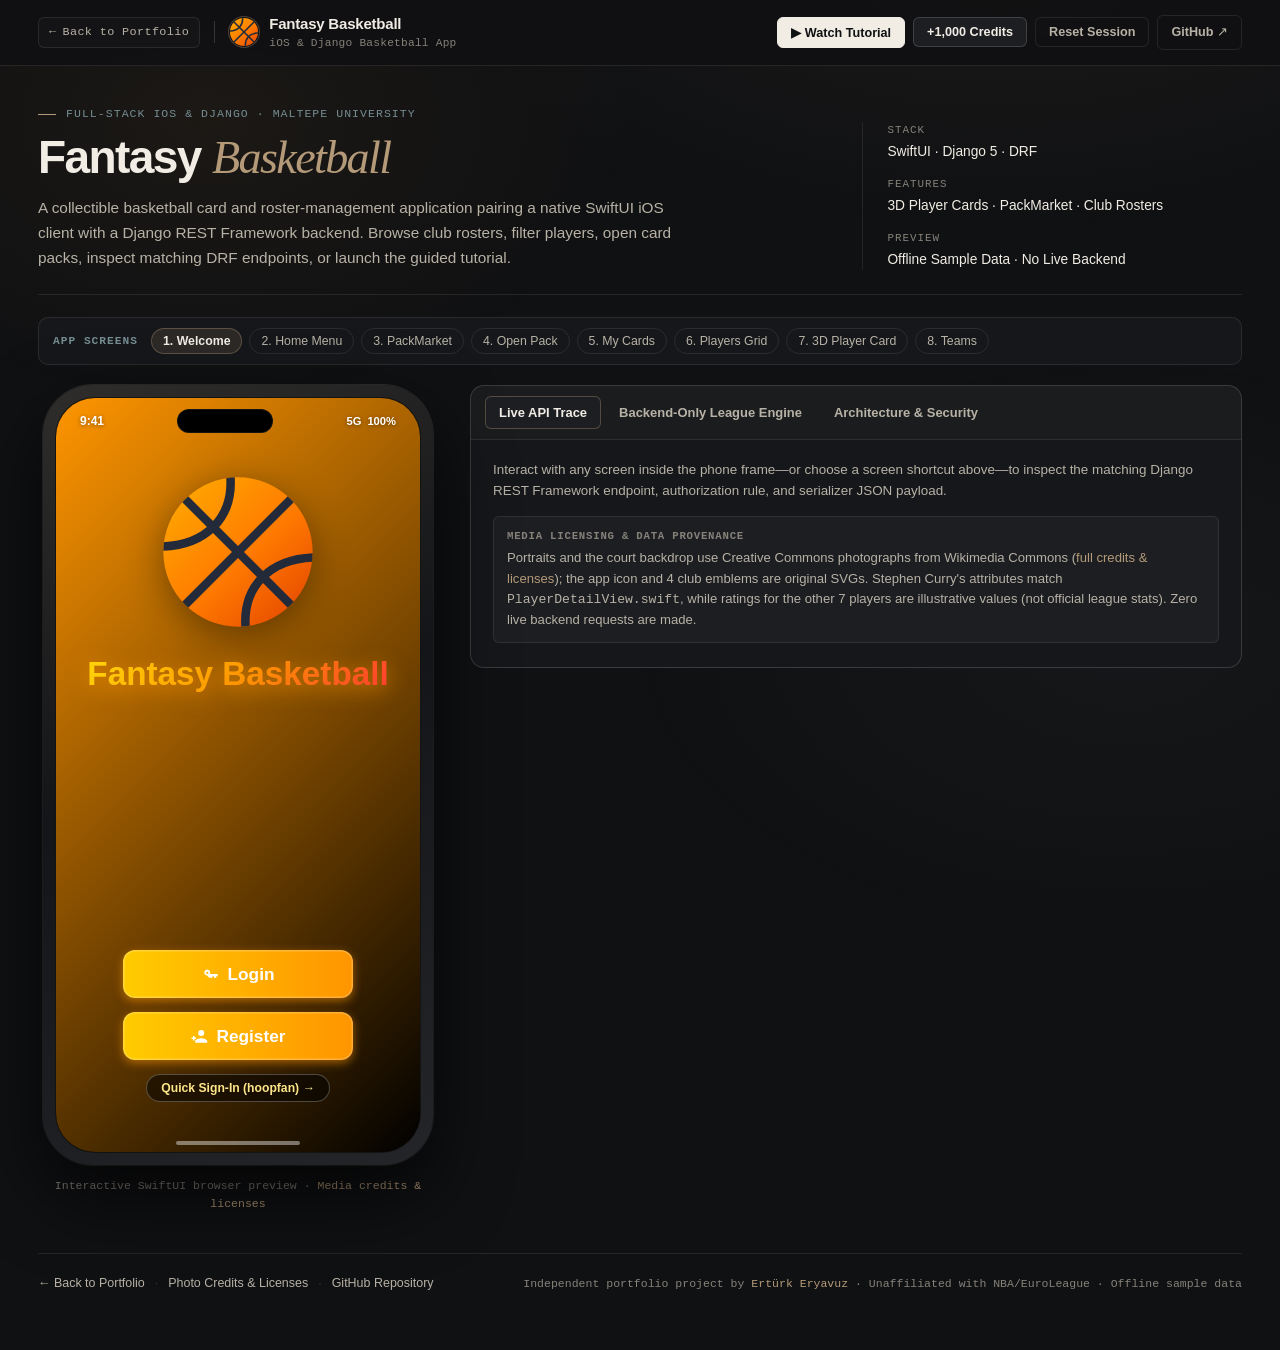
<file: docs/index.html>
<!DOCTYPE html>
<html lang="en">
<head>
  <meta charset="UTF-8" />
  <meta name="viewport" content="width=device-width, initial-scale=1.0" />
  <title>Fantasy Basketball — SwiftUI iOS &amp; Django REST Application</title>
  <meta name="description" content="Fantasy Basketball is a SwiftUI iOS and Django REST Framework collectible basketball card and roster-management application featuring 3D player cards, PackMarket openings, and an API inspector." />
  <meta name="theme-color" content="#101113" />
  <link rel="stylesheet" href="styles.css" />
</head>
<body>
  <header class="topbar">
    <div class="topbar-inner">
      <div class="topbar-left">
        <a class="portfolio-back" href="https://erturkeryavuz.netlify.app/" target="_blank" rel="noopener noreferrer">
          <span aria-hidden="true">←</span>
          <span>Back to Portfolio</span>
        </a>
        <span class="topbar-divider" aria-hidden="true"></span>
        <div class="brand">
          <img src="assets/basketball-logo.svg" width="30" height="30" alt="" aria-hidden="true" class="brand-emblem" />
          <div>
            <div class="brand-title">Fantasy Basketball</div>
            <div class="brand-sub">iOS &amp; Django Basketball App</div>
          </div>
        </div>
      </div>

      <div class="topbar-actions">
        <button id="btnWatchTutorial" class="btn btn-tutorial" type="button" aria-controls="tutorialDock" aria-expanded="false">
          ▶ Watch Tutorial
        </button>
        <button id="btnAddCredits" class="btn" type="button" title="Add 1,000 preview credits to test all pack tiers">
          +1,000 Credits
        </button>
        <button id="btnResetDemo" class="btn btn-ghost" type="button">
          Reset Session
        </button>
        <a class="btn btn-ghost" href="https://github.com/erturkeryavuz/fantasy-basketball-demo" target="_blank" rel="noopener noreferrer">
          GitHub ↗
        </a>
      </div>
    </div>
  </header>

  <main class="page">
    <section class="hero-strip" aria-labelledby="heroHeading">
      <div class="hero-grid">
        <div class="hero-copy">
          <p class="hero-kicker">Full-Stack iOS &amp; Django · Maltepe University</p>
          <h1 id="heroHeading" class="hero-title">Fantasy <em>Basketball</em></h1>
          <p class="hero-desc">
            A collectible basketball card and roster-management application pairing a native SwiftUI iOS client with a Django REST Framework backend. Browse club rosters, filter players, open card packs, inspect matching DRF endpoints, or launch the guided tutorial.
          </p>
        </div>

        <aside class="hero-meta" aria-label="Project summary">
          <div class="hero-meta-item">
            <span class="hero-meta-label">Stack</span>
            <span class="hero-meta-value">SwiftUI · Django 5 · DRF</span>
          </div>
          <div class="hero-meta-item">
            <span class="hero-meta-label">Features</span>
            <span class="hero-meta-value">3D Player Cards · PackMarket · Club Rosters</span>
          </div>
          <div class="hero-meta-item">
            <span class="hero-meta-label">Preview</span>
            <span class="hero-meta-value">Offline Sample Data · No Live Backend</span>
          </div>
        </aside>
      </div>
    </section>

    <nav class="tour-bar" aria-label="App screen shortcuts">
      <span class="tour-label">App Screens</span>
      <button class="tour-pill active" type="button" data-tour="welcome">1. Welcome</button>
      <button class="tour-pill" type="button" data-tour="home">2. Home Menu</button>
      <button class="tour-pill" type="button" data-tour="market">3. PackMarket</button>
      <button class="tour-pill" type="button" data-tour="pack-diamond">4. Open Pack</button>
      <button class="tour-pill" type="button" data-tour="my-cards">5. My Cards</button>
      <button class="tour-pill" type="button" data-tour="players">6. Players Grid</button>
      <button class="tour-pill" type="button" data-tour="player-card">7. 3D Player Card</button>
      <button class="tour-pill" type="button" data-tour="teams">8. Teams</button>
    </nav>

    <section id="tutorialDock" class="tutorial-dock" aria-label="Guided tutorial controls" hidden>
      <div class="tutorial-dock-top">
        <div class="tutorial-meta">
          <span id="tutorialStepBadge" class="tutorial-step-badge">Stage 1 / 10</span>
          <span id="tutorialStateBadge" class="tutorial-state-badge">Playing</span>
          <h2 id="tutorialStageTitle" class="tutorial-stage-title">Welcome</h2>
        </div>
        <div class="tutorial-controls" role="group" aria-label="Tutorial playback controls">
          <button id="btnTutPrev" class="btn btn-ghost tutorial-btn" type="button">← Previous</button>
          <button id="btnTutPlayPause" class="btn btn-tutorial tutorial-btn" type="button" aria-pressed="true">Pause</button>
          <button id="btnTutNext" class="btn btn-ghost tutorial-btn" type="button">Next →</button>
          <button id="btnTutRestart" class="btn btn-ghost tutorial-btn" type="button">Restart</button>
          <button id="btnTutExit" class="btn tutorial-btn" type="button">Exit / Explore Manually</button>
        </div>
      </div>
      <div class="tutorial-progress-track" role="progressbar" id="tutorialProgress" aria-label="Tutorial progress" aria-valuemin="1" aria-valuemax="10" aria-valuenow="1">
        <div id="tutorialProgressFill" class="tutorial-progress-fill" style="width: 10%;"></div>
      </div>
      <p id="tutorialNarration" class="tutorial-narration" aria-live="polite"></p>
    </section>

    <div class="workspace-grid">
      <!-- Left: Faithful iOS SwiftUI Phone Frame (pure NavigationStack, no invented bottom tab bar) -->
      <section class="phone-stage" aria-label="Interactive iOS SwiftUI application presentation">
        <div class="phone-scale-box">
          <div class="phone-bezel">
            <div class="phone-screen">
              <div id="iosStatusbar" class="ios-statusbar" aria-hidden="true">
                <span>9:41</span>
                <div class="dynamic-island"></div>
                <div class="ios-icons">
                  <span>5G</span>
                  <span>100%</span>
                </div>
              </div>

              <div id="phoneBody" class="phone-app-body" tabindex="0" aria-live="polite"></div>

              <div id="homeIndicator" class="home-indicator" aria-hidden="true"></div>
            </div>
          </div>
        </div>
        <p class="phone-caption">
          Interactive SwiftUI browser preview · <a href="notices.html">Media credits &amp; licenses</a>
        </p>
      </section>

      <!-- Right: Engineering & API Inspector -->
      <section class="inspector-shell" aria-label="Technical API and architecture inspector">
        <div class="inspector-tabs" role="tablist" aria-label="Inspector sections">
          <button id="tabTrace" class="inspector-tab" role="tab" type="button" aria-selected="true" aria-controls="panelTrace" data-inspector="trace">
            Live API Trace
          </button>
          <button id="tabLeague" class="inspector-tab" role="tab" type="button" aria-selected="false" aria-controls="panelLeague" data-inspector="league">
            Backend-Only League Engine
          </button>
          <button id="tabArch" class="inspector-tab" role="tab" type="button" aria-selected="false" aria-controls="panelArch" data-inspector="arch">
            Architecture &amp; Security
          </button>
        </div>

        <div id="panelTrace" class="inspector-body" role="tabpanel" aria-labelledby="tabTrace"></div>
        <div id="panelLeague" class="inspector-body" role="tabpanel" aria-labelledby="tabLeague" hidden></div>
        <div id="panelArch" class="inspector-body" role="tabpanel" aria-labelledby="tabArch" hidden></div>
      </section>
    </div>

    <div id="srAnnouncer" class="sr-only" aria-live="assertive"></div>

    <footer class="footer">
      <div class="footer-links">
        <a href="https://erturkeryavuz.netlify.app/" target="_blank" rel="noopener noreferrer">← Back to Portfolio</a>
        <span class="footer-sep" aria-hidden="true">·</span>
        <a href="notices.html">Photo Credits &amp; Licenses</a>
        <span class="footer-sep" aria-hidden="true">·</span>
        <a href="https://github.com/erturkeryavuz/fantasy-basketball-demo" target="_blank" rel="noopener noreferrer">GitHub Repository</a>
      </div>
      <div class="footer-meta">
        <span>Independent portfolio project by <a href="https://github.com/erturkeryavuz" target="_blank" rel="noopener noreferrer">Ertürk Eryavuz</a> · Unaffiliated with NBA/EuroLeague · Offline sample data</span>
      </div>
    </footer>
  </main>

  <script type="module" src="app.js"></script>
</body>
</html>
</file>
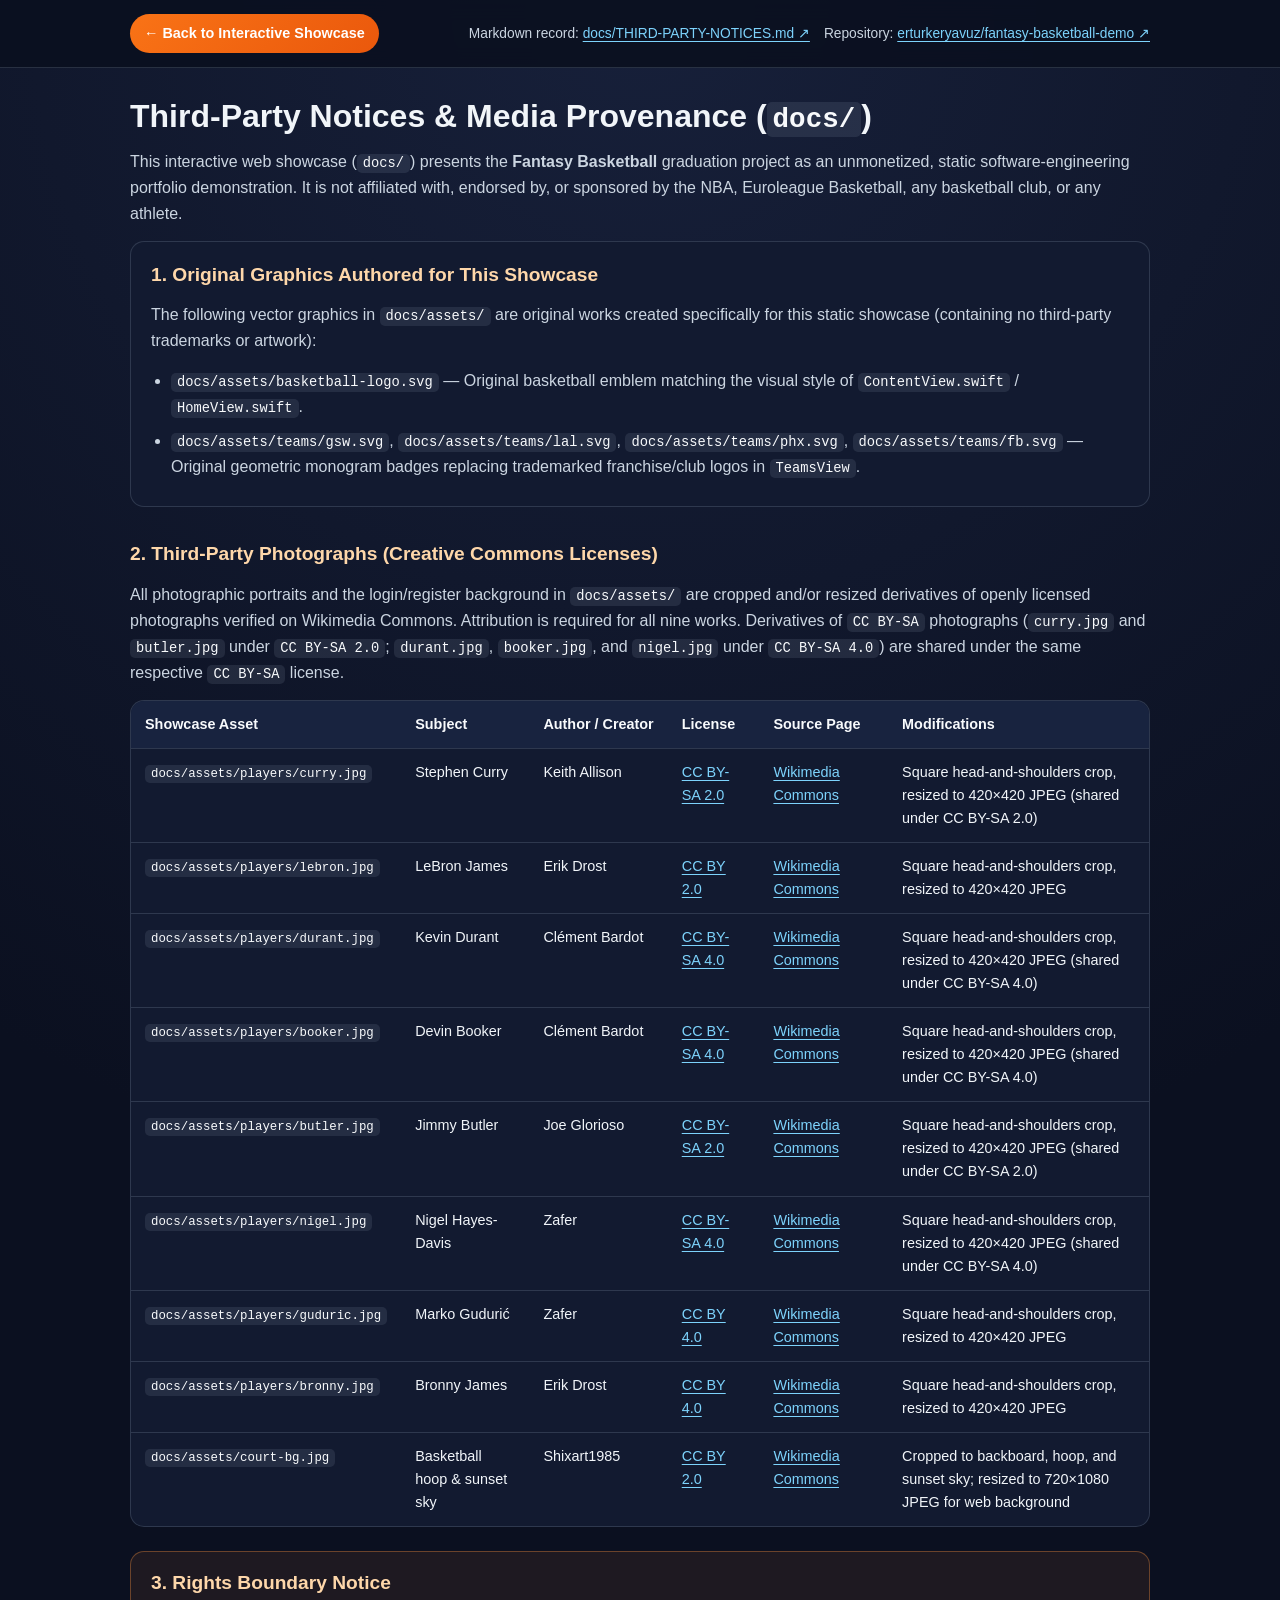
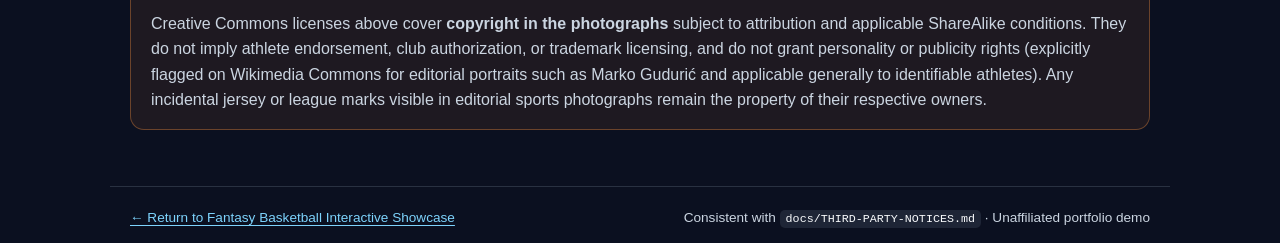
<file: docs/notices.html>
<!DOCTYPE html>
<html lang="en">
<head>
  <meta charset="UTF-8" />
  <meta name="viewport" content="width=device-width, initial-scale=1.0" />
  <title>Third-Party Notices &amp; Media Provenance — Fantasy Basketball Showcase</title>
  <meta name="description" content="Creative Commons photograph credits, licenses, modification disclosures, original SVG records, and rights boundary notice for the Fantasy Basketball static web showcase." />
  <style>
    :root {
      color-scheme: dark;
      --bg: #0b1020;
      --surface: #121a30;
      --surface-alt: #18233f;
      --border: rgba(148, 163, 184, 0.22);
      --text: #f1f5f9;
      --muted: #cbd5e1;
      --accent: #fb923c;
      --link: #7dd3fc;
      --link-hover: #bae6fd;
    }

    * { box-sizing: border-box; }

    body {
      margin: 0;
      font-family: -apple-system, BlinkMacSystemFont, "Segoe UI", Roboto, Helvetica, Arial, sans-serif;
      background: radial-gradient(circle at top, #17203a 0%, var(--bg) 62%);
      color: var(--text);
      line-height: 1.6;
      min-height: 100vh;
    }

    a {
      color: var(--link);
      text-underline-offset: 3px;
    }

    a:hover {
      color: var(--link-hover);
    }

    a:focus-visible, button:focus-visible {
      outline: 2px solid var(--accent);
      outline-offset: 2px;
      border-radius: 4px;
    }

    .topbar {
      border-bottom: 1px solid var(--border);
      background: rgba(11, 16, 32, 0.9);
      backdrop-filter: blur(10px);
      position: sticky;
      top: 0;
      z-index: 10;
    }

    .topbar-inner {
      max-width: 1060px;
      margin: 0 auto;
      padding: 14px 20px;
      display: flex;
      flex-wrap: wrap;
      align-items: center;
      justify-content: space-between;
      gap: 12px;
    }

    .back-link {
      display: inline-flex;
      align-items: center;
      gap: 6px;
      padding: 8px 14px;
      border-radius: 999px;
      background: linear-gradient(135deg, #f97316, #ea580c);
      color: #ffffff;
      text-decoration: none;
      font-weight: 600;
      font-size: 0.9rem;
    }

    .back-link:hover {
      color: #ffffff;
      filter: brightness(1.08);
    }

    .top-meta {
      display: flex;
      flex-wrap: wrap;
      gap: 14px;
      font-size: 0.86rem;
      color: var(--muted);
    }

    main {
      max-width: 1060px;
      margin: 0 auto;
      padding: 28px 20px 56px;
    }

    h1 {
      margin: 0 0 12px;
      font-size: clamp(1.5rem, 2.8vw, 2rem);
      line-height: 1.25;
    }

    h2 {
      margin: 32px 0 12px;
      font-size: 1.2rem;
      color: #fed7aa;
    }

    p {
      margin: 0 0 14px;
      color: var(--muted);
    }

    code {
      font-family: ui-monospace, SFMono-Regular, Menlo, Monaco, Consolas, monospace;
      font-size: 0.86em;
      background: rgba(148, 163, 184, 0.14);
      padding: 2px 6px;
      border-radius: 5px;
      color: #f8fafc;
    }

    .card {
      background: var(--surface);
      border: 1px solid var(--border);
      border-radius: 14px;
      padding: 18px 20px;
      margin-bottom: 18px;
    }

    ul {
      margin: 8px 0 0;
      padding-left: 20px;
      color: var(--muted);
    }

    li {
      margin-bottom: 8px;
    }

    .table-wrap {
      overflow-x: auto;
      border: 1px solid var(--border);
      border-radius: 14px;
      background: var(--surface);
    }

    table {
      width: 100%;
      border-collapse: collapse;
      min-width: 760px;
      font-size: 0.9rem;
    }

    th, td {
      text-align: left;
      padding: 12px 14px;
      border-bottom: 1px solid var(--border);
      vertical-align: top;
    }

    th {
      background: var(--surface-alt);
      color: #f8fafc;
      font-weight: 600;
      white-space: nowrap;
    }

    tbody tr:last-child td {
      border-bottom: none;
    }

    .notice-box {
      background: rgba(251, 146, 60, 0.08);
      border: 1px solid rgba(251, 146, 60, 0.35);
      border-radius: 14px;
      padding: 16px 20px;
    }

    footer {
      max-width: 1060px;
      margin: 0 auto;
      padding: 20px;
      border-top: 1px solid var(--border);
      display: flex;
      flex-wrap: wrap;
      justify-content: space-between;
      gap: 10px;
      font-size: 0.85rem;
      color: var(--muted);
    }
  </style>
</head>
<body>
  <header class="topbar">
    <div class="topbar-inner">
      <a class="back-link" href="index.html">← Back to Interactive Showcase</a>
      <div class="top-meta">
        <span>Markdown record: <a href="https://github.com/erturkeryavuz/fantasy-basketball-demo/blob/main/docs/THIRD-PARTY-NOTICES.md" target="_blank" rel="noopener noreferrer">docs/THIRD-PARTY-NOTICES.md ↗</a></span>
        <span>Repository: <a href="https://github.com/erturkeryavuz/fantasy-basketball-demo" target="_blank" rel="noopener noreferrer">erturkeryavuz/fantasy-basketball-demo ↗</a></span>
      </div>
    </div>
  </header>

  <main>
    <h1>Third-Party Notices &amp; Media Provenance (<code>docs/</code>)</h1>
    <p>
      This interactive web showcase (<code>docs/</code>) presents the <strong>Fantasy Basketball</strong> graduation project as an unmonetized, static software-engineering portfolio demonstration. It is not affiliated with, endorsed by, or sponsored by the NBA, Euroleague Basketball, any basketball club, or any athlete.
    </p>

    <section class="card" aria-labelledby="original-graphics">
      <h2 id="original-graphics" style="margin-top:0">1. Original Graphics Authored for This Showcase</h2>
      <p>The following vector graphics in <code>docs/assets/</code> are original works created specifically for this static showcase (containing no third-party trademarks or artwork):</p>
      <ul>
        <li><code>docs/assets/basketball-logo.svg</code> — Original basketball emblem matching the visual style of <code>ContentView.swift</code> / <code>HomeView.swift</code>.</li>
        <li><code>docs/assets/teams/gsw.svg</code>, <code>docs/assets/teams/lal.svg</code>, <code>docs/assets/teams/phx.svg</code>, <code>docs/assets/teams/fb.svg</code> — Original geometric monogram badges replacing trademarked franchise/club logos in <code>TeamsView</code>.</li>
      </ul>
    </section>

    <section aria-labelledby="third-party-photos">
      <h2 id="third-party-photos">2. Third-Party Photographs (Creative Commons Licenses)</h2>
      <p>
        All photographic portraits and the login/register background in <code>docs/assets/</code> are cropped and/or resized derivatives of openly licensed photographs verified on Wikimedia Commons. Attribution is required for all nine works. Derivatives of <code>CC BY-SA</code> photographs (<code>curry.jpg</code> and <code>butler.jpg</code> under <code>CC BY-SA 2.0</code>; <code>durant.jpg</code>, <code>booker.jpg</code>, and <code>nigel.jpg</code> under <code>CC BY-SA 4.0</code>) are shared under the same respective <code>CC BY-SA</code> license.
      </p>

      <div class="table-wrap">
        <table>
          <thead>
            <tr>
              <th scope="col">Showcase Asset</th>
              <th scope="col">Subject</th>
              <th scope="col">Author / Creator</th>
              <th scope="col">License</th>
              <th scope="col">Source Page</th>
              <th scope="col">Modifications</th>
            </tr>
          </thead>
          <tbody>
            <tr>
              <td><code>docs/assets/players/curry.jpg</code></td>
              <td>Stephen Curry</td>
              <td>Keith Allison</td>
              <td><a href="https://creativecommons.org/licenses/by-sa/2.0" target="_blank" rel="noopener noreferrer">CC BY-SA 2.0</a></td>
              <td><a href="https://commons.wikimedia.org/wiki/File:Stephen_Curry_(24511268640)_(cropped).jpg" target="_blank" rel="noopener noreferrer">Wikimedia Commons</a></td>
              <td>Square head-and-shoulders crop, resized to 420×420 JPEG (shared under CC BY-SA 2.0)</td>
            </tr>
            <tr>
              <td><code>docs/assets/players/lebron.jpg</code></td>
              <td>LeBron James</td>
              <td>Erik Drost</td>
              <td><a href="https://creativecommons.org/licenses/by/2.0" target="_blank" rel="noopener noreferrer">CC BY 2.0</a></td>
              <td><a href="https://commons.wikimedia.org/wiki/File:LeBron_James_(51959977144)_(cropped2).jpg" target="_blank" rel="noopener noreferrer">Wikimedia Commons</a></td>
              <td>Square head-and-shoulders crop, resized to 420×420 JPEG</td>
            </tr>
            <tr>
              <td><code>docs/assets/players/durant.jpg</code></td>
              <td>Kevin Durant</td>
              <td>Clément Bardot</td>
              <td><a href="https://creativecommons.org/licenses/by-sa/4.0" target="_blank" rel="noopener noreferrer">CC BY-SA 4.0</a></td>
              <td><a href="https://commons.wikimedia.org/wiki/File:Kevin_Durant,_Paris_2024_(cropped).jpg" target="_blank" rel="noopener noreferrer">Wikimedia Commons</a></td>
              <td>Square head-and-shoulders crop, resized to 420×420 JPEG (shared under CC BY-SA 4.0)</td>
            </tr>
            <tr>
              <td><code>docs/assets/players/booker.jpg</code></td>
              <td>Devin Booker</td>
              <td>Clément Bardot</td>
              <td><a href="https://creativecommons.org/licenses/by-sa/4.0" target="_blank" rel="noopener noreferrer">CC BY-SA 4.0</a></td>
              <td><a href="https://commons.wikimedia.org/wiki/File:Devin_Booker,_Olympic_Games_2024_(cropped).jpg" target="_blank" rel="noopener noreferrer">Wikimedia Commons</a></td>
              <td>Square head-and-shoulders crop, resized to 420×420 JPEG (shared under CC BY-SA 4.0)</td>
            </tr>
            <tr>
              <td><code>docs/assets/players/butler.jpg</code></td>
              <td>Jimmy Butler</td>
              <td>Joe Glorioso</td>
              <td><a href="https://creativecommons.org/licenses/by-sa/2.0" target="_blank" rel="noopener noreferrer">CC BY-SA 2.0</a></td>
              <td><a href="https://commons.wikimedia.org/wiki/File:Jimmy_Butler_(cropped).jpg" target="_blank" rel="noopener noreferrer">Wikimedia Commons</a></td>
              <td>Square head-and-shoulders crop, resized to 420×420 JPEG (shared under CC BY-SA 2.0)</td>
            </tr>
            <tr>
              <td><code>docs/assets/players/nigel.jpg</code></td>
              <td>Nigel Hayes-Davis</td>
              <td>Zafer</td>
              <td><a href="https://creativecommons.org/licenses/by-sa/4.0" target="_blank" rel="noopener noreferrer">CC BY-SA 4.0</a></td>
              <td><a href="https://commons.wikimedia.org/wiki/File:Nigel_Hayes_11_Fenerbah%C3%A7e_Basketball_20220925_(1)_(cropped).jpg" target="_blank" rel="noopener noreferrer">Wikimedia Commons</a></td>
              <td>Square head-and-shoulders crop, resized to 420×420 JPEG (shared under CC BY-SA 4.0)</td>
            </tr>
            <tr>
              <td><code>docs/assets/players/guduric.jpg</code></td>
              <td>Marko Gudurić</td>
              <td>Zafer</td>
              <td><a href="https://creativecommons.org/licenses/by/4.0" target="_blank" rel="noopener noreferrer">CC BY 4.0</a></td>
              <td><a href="https://commons.wikimedia.org/wiki/File:Marko_Guduri%C4%87_23_Fenerbah%C3%A7e_Basketbol_Euroleague_20250325_(1).jpg" target="_blank" rel="noopener noreferrer">Wikimedia Commons</a></td>
              <td>Square head-and-shoulders crop, resized to 420×420 JPEG</td>
            </tr>
            <tr>
              <td><code>docs/assets/players/bronny.jpg</code></td>
              <td>Bronny James</td>
              <td>Erik Drost</td>
              <td><a href="https://creativecommons.org/licenses/by/4.0" target="_blank" rel="noopener noreferrer">CC BY 4.0</a></td>
              <td><a href="https://commons.wikimedia.org/wiki/File:Bronny_James_Jr._(55095342116)_(cropped).jpg" target="_blank" rel="noopener noreferrer">Wikimedia Commons</a></td>
              <td>Square head-and-shoulders crop, resized to 420×420 JPEG</td>
            </tr>
            <tr>
              <td><code>docs/assets/court-bg.jpg</code></td>
              <td>Basketball hoop &amp; sunset sky</td>
              <td>Shixart1985</td>
              <td><a href="https://creativecommons.org/licenses/by/2.0" target="_blank" rel="noopener noreferrer">CC BY 2.0</a></td>
              <td><a href="https://commons.wikimedia.org/wiki/File:Basketball_going_into_a_basketball_hoop_with_sunset_in_background.jpg" target="_blank" rel="noopener noreferrer">Wikimedia Commons</a></td>
              <td>Cropped to backboard, hoop, and sunset sky; resized to 720×1080 JPEG for web background</td>
            </tr>
          </tbody>
        </table>
      </div>
    </section>

    <section class="notice-box" aria-labelledby="rights-boundary" style="margin-top:24px">
      <h2 id="rights-boundary" style="margin-top:0">3. Rights Boundary Notice</h2>
      <p style="margin-bottom:0">
        Creative Commons licenses above cover <strong>copyright in the photographs</strong> subject to attribution and applicable ShareAlike conditions. They do not imply athlete endorsement, club authorization, or trademark licensing, and do not grant personality or publicity rights (explicitly flagged on Wikimedia Commons for editorial portraits such as Marko Gudurić and applicable generally to identifiable athletes). Any incidental jersey or league marks visible in editorial sports photographs remain the property of their respective owners.
      </p>
    </section>
  </main>

  <footer>
    <span><a href="index.html">← Return to Fantasy Basketball Interactive Showcase</a></span>
    <span>Consistent with <code>docs/THIRD-PARTY-NOTICES.md</code> · Unaffiliated portfolio demo</span>
  </footer>
</body>
</html>
</file>
<file: docs/styles.css>
/* Fantasy Basketball — Portfolio V3 Outer Studio + Source-Faithful SwiftUI Showcase
 * Outer Studio: 70% Minimal Developer + 30% Cinematic Editorial (Obsidian / Graphite / Warm Ivory / Slate Teal / Bronze + Basketball Amber)
 * Inside Phone Frame: Faithful visual reproduction of frontend/FantasyBasketball/*.swift (preserved intact)
 */

:root {
  --studio-bg: #101113;
  --studio-elevated: #15171A;
  --studio-card: #1C1E22;
  --studio-card-hover: #23262B;
  --border: rgba(241, 237, 229, 0.09);
  --border-strong: rgba(241, 237, 229, 0.17);
  --text: #F1EDE5;
  --text-muted: #B8B2A6;
  --text-soft: #86827A;
  --slate-teal: #758D92;
  --slate-teal-soft: rgba(117, 141, 146, 0.15);
  --bronze: #B49A78;
  --bronze-soft: rgba(180, 154, 120, 0.14);
  --bronze-line: rgba(180, 154, 120, 0.36);
  --amber: #E59838;
  --amber-deep: #D97706;
  --sky: #758D92;
  --font-sans: -apple-system, BlinkMacSystemFont, "SF Pro Display", "Segoe UI", Roboto, Helvetica, Arial, sans-serif;
  --font-editorial: "Iowan Old Style", "Palatino Linotype", "Book Antiqua", Georgia, Cambria, "Times New Roman", serif;
  --font-rounded: ui-rounded, "SF Pro Rounded", -apple-system, BlinkMacSystemFont, "Segoe UI", Roboto, sans-serif;
  --font-mono: ui-monospace, SFMono-Regular, "SF Mono", Menlo, Consolas, monospace;
  --radius-lg: 14px;
  --radius-md: 10px;
  --radius-sm: 6px;
  --shadow-phone: 0 32px 76px rgba(0, 0, 0, 0.72), 0 0 0 1px rgba(241, 237, 229, 0.13);
}

*, *::before, *::after {
  box-sizing: border-box;
}

html, body {
  margin: 0;
  padding: 0;
  background: var(--studio-bg);
  color: var(--text);
  font-family: var(--font-sans);
  line-height: 1.55;
  -webkit-font-smoothing: antialiased;
  -moz-osx-font-smoothing: grayscale;
  overflow-x: hidden;
}

body::before {
  content: "";
  position: fixed;
  inset: 0;
  pointer-events: none;
  background:
    radial-gradient(880px 480px at 78% -90px, rgba(180, 154, 120, 0.08), transparent 68%),
    radial-gradient(640px 420px at 16% 120px, rgba(229, 152, 56, 0.055), transparent 68%),
    radial-gradient(720px 420px at 88% 72%, rgba(117, 141, 146, 0.05), transparent 70%);
  z-index: 0;
}

.sr-only {
  position: absolute;
  width: 1px;
  height: 1px;
  padding: 0;
  margin: -1px;
  overflow: hidden;
  clip: rect(0, 0, 0, 0);
  white-space: nowrap;
  border: 0;
}

a {
  color: var(--bronze);
  text-decoration: none;
}

a:hover {
  color: var(--text);
  text-decoration: underline;
}

button, input, select {
  font-family: inherit;
  color: inherit;
}

button:focus-visible, a:focus-visible, input:focus-visible, select:focus-visible, [tabindex]:focus-visible {
  outline: 2px solid var(--bronze);
  outline-offset: 2px;
}

/* ==================== OUTER STUDIO CHROME ==================== */

.topbar {
  position: sticky;
  top: 0;
  z-index: 20;
  backdrop-filter: blur(12px);
  -webkit-backdrop-filter: blur(12px);
  background: rgba(16, 17, 19, 0.88);
  border-bottom: 1px solid var(--border);
}

.topbar-inner {
  max-width: 1260px;
  margin: 0 auto;
  padding: 12px 28px;
  display: flex;
  align-items: center;
  justify-content: space-between;
  gap: 16px;
  flex-wrap: wrap;
}

.topbar-left {
  display: flex;
  align-items: center;
  gap: 14px;
  flex-wrap: wrap;
}

.portfolio-back {
  display: inline-flex;
  align-items: center;
  gap: 6px;
  font-family: var(--font-mono);
  font-size: 0.74rem;
  letter-spacing: 0.03em;
  color: var(--text-muted);
  padding: 5px 10px;
  border-radius: var(--radius-sm);
  border: 1px solid var(--border);
  background: rgba(241, 237, 229, 0.02);
  transition: color 0.16s ease, border-color 0.16s ease, background 0.16s ease;
}

.portfolio-back:hover {
  color: var(--text);
  border-color: var(--bronze-line);
  background: rgba(241, 237, 229, 0.04);
  text-decoration: none;
}

.topbar-divider {
  width: 1px;
  height: 22px;
  background: var(--border-strong);
}

.brand {
  display: flex;
  align-items: center;
  gap: 10px;
}

.brand-emblem {
  border-radius: 50%;
  box-shadow: 0 0 0 1px var(--bronze-line);
}

.brand-title {
  font-size: 0.94rem;
  font-weight: 600;
  letter-spacing: -0.015em;
  color: var(--text);
}

.brand-sub {
  font-family: var(--font-mono);
  font-size: 0.7rem;
  color: var(--text-soft);
  letter-spacing: 0.02em;
}

.topbar-actions {
  display: flex;
  align-items: center;
  gap: 8px;
  flex-wrap: wrap;
}

.btn {
  display: inline-flex;
  align-items: center;
  justify-content: center;
  gap: 6px;
  padding: 7px 13px;
  border-radius: var(--radius-sm);
  border: 1px solid var(--border-strong);
  background: var(--studio-card);
  color: var(--text);
  font-size: 0.79rem;
  font-weight: 550;
  cursor: pointer;
  white-space: nowrap;
  transition: background 0.16s ease, border-color 0.16s ease, color 0.16s ease, transform 0.12s ease;
}

.btn:hover:not(:disabled) {
  background: var(--studio-card-hover);
  border-color: var(--bronze-line);
  color: var(--text);
  text-decoration: none;
}

.btn:active:not(:disabled) {
  transform: translateY(1px);
}

.btn-primary {
  background: var(--text);
  border-color: transparent;
  color: var(--studio-bg);
  font-weight: 600;
}

.btn-primary:hover:not(:disabled) {
  background: #FAF7F2;
  color: var(--studio-bg);
  border-color: transparent;
}

.btn-ghost {
  background: transparent;
  border-color: var(--border);
  color: var(--text-muted);
}

.btn-ghost:hover:not(:disabled) {
  color: var(--text);
  border-color: var(--border-strong);
  background: rgba(241, 237, 229, 0.03);
}

.page {
  position: relative;
  z-index: 1;
  max-width: 1260px;
  margin: 0 auto;
  padding: 32px 28px 56px;
}

.hero-strip {
  padding-bottom: 24px;
  margin-bottom: 22px;
  border-bottom: 1px solid var(--border);
}

.hero-grid {
  display: grid;
  grid-template-columns: minmax(0, 1.35fr) minmax(0, 0.65fr);
  gap: 36px;
  align-items: end;
}

.hero-kicker {
  display: inline-flex;
  align-items: center;
  gap: 10px;
  font-family: var(--font-mono);
  font-size: 0.72rem;
  font-weight: 500;
  letter-spacing: 0.09em;
  text-transform: uppercase;
  color: var(--slate-teal);
  margin: 0 0 10px;
}

.hero-kicker::before {
  content: "";
  width: 18px;
  height: 1px;
  background: var(--bronze);
}

.hero-title {
  font-size: clamp(2rem, 3.6vw, 3rem);
  font-weight: 600;
  letter-spacing: -0.035em;
  line-height: 1.06;
  margin: 0 0 12px;
  color: var(--text);
}

.hero-title em {
  font-family: var(--font-editorial);
  font-style: italic;
  font-weight: 400;
  color: var(--bronze);
}

.hero-desc {
  font-size: 0.96rem;
  color: var(--text-muted);
  max-width: 660px;
  line-height: 1.64;
  margin: 0;
}

.hero-meta {
  border-left: 1px solid var(--border);
  padding-left: 24px;
  display: flex;
  flex-direction: column;
  gap: 14px;
}

.hero-meta-item {
  display: flex;
  flex-direction: column;
  gap: 2px;
}

.hero-meta-label {
  font-family: var(--font-mono);
  font-size: 0.68rem;
  text-transform: uppercase;
  letter-spacing: 0.09em;
  color: var(--text-soft);
}

.hero-meta-value {
  font-size: 0.86rem;
  font-weight: 500;
  color: var(--text);
}

.tour-bar {
  display: flex;
  align-items: center;
  gap: 7px;
  flex-wrap: wrap;
  padding: 10px 14px;
  border-radius: var(--radius-md);
  background: var(--studio-elevated);
  border: 1px solid var(--border);
  margin-bottom: 20px;
}

.tour-label {
  font-family: var(--font-mono);
  font-size: 0.7rem;
  font-weight: 600;
  text-transform: uppercase;
  letter-spacing: 0.09em;
  color: var(--slate-teal);
  margin-right: 6px;
}

.tour-pill {
  padding: 5px 11px;
  border-radius: 999px;
  border: 1px solid var(--border);
  background: transparent;
  color: var(--text-muted);
  font-size: 0.77rem;
  font-weight: 500;
  cursor: pointer;
  transition: color 0.16s ease, border-color 0.16s ease, background 0.16s ease;
}

.tour-pill:hover {
  color: var(--text);
  border-color: var(--border-strong);
  background: rgba(241, 237, 229, 0.04);
}

.tour-pill.active {
  background: var(--bronze-soft);
  border-color: var(--bronze-line);
  color: var(--text);
  font-weight: 600;
}

.workspace-grid {
  display: grid;
  grid-template-columns: 400px minmax(0, 1fr);
  gap: 32px;
  align-items: start;
}

/* ==================== iOS PHONE BEZEL ==================== */

.phone-stage {
  display: flex;
  flex-direction: column;
  align-items: center;
  gap: 12px;
  position: sticky;
  top: 78px;
  scroll-margin-top: 84px;
  --phone-scale: 1;
}

.phone-scale-box {
  width: 100%;
  height: var(--phone-fit-h, 780px);
  display: flex;
  justify-content: center;
  align-items: flex-start;
  flex-shrink: 0;
}

.phone-bezel {
  width: 390px;
  max-width: 100%;
  height: 780px;
  border-radius: 50px;
  padding: 12px;
  background: linear-gradient(155deg, #2E2D2B 0%, #141518 46%, #242529 100%);
  box-shadow: var(--shadow-phone);
  position: relative;
  flex-shrink: 0;
  transform: scale(var(--phone-scale, 1));
  transform-origin: top center;
}

.phone-screen {
  width: 100%;
  height: 100%;
  border-radius: 40px;
  background: #000;
  overflow: hidden;
  display: flex;
  flex-direction: column;
  position: relative;
  border: 1px solid rgba(241, 237, 229, 0.08);
}

.ios-statusbar {
  position: absolute;
  top: 0;
  left: 0;
  right: 0;
  z-index: 12;
  display: flex;
  align-items: center;
  justify-content: space-between;
  padding: 11px 24px 6px;
  font-size: 0.75rem;
  font-weight: 700;
  color: #fff;
  pointer-events: none;
  text-shadow: 0 1px 4px rgba(0, 0, 0, 0.45);
}

.ios-statusbar.light-text-dark {
  color: #111827;
  text-shadow: none;
}

.dynamic-island {
  width: 96px;
  height: 24px;
  border-radius: 999px;
  background: #000;
  border: 1px solid rgba(255, 255, 255, 0.08);
}

.ios-icons {
  display: flex;
  align-items: center;
  gap: 6px;
  font-size: 0.7rem;
}

.phone-app-body {
  flex: 1;
  width: 100%;
  height: 100%;
  overflow-y: auto;
  overflow-x: hidden;
  position: relative;
  scrollbar-width: thin;
  scrollbar-color: rgba(241, 237, 229, 0.25) transparent;
}

.home-indicator {
  position: absolute;
  bottom: 7px;
  left: 50%;
  transform: translateX(-50%);
  width: 124px;
  height: 4px;
  border-radius: 999px;
  background: rgba(255, 255, 255, 0.42);
  pointer-events: none;
  z-index: 12;
}

.home-indicator.dark {
  background: rgba(17, 24, 39, 0.28);
}

.phone-caption {
  font-family: var(--font-mono);
  font-size: 0.72rem;
  color: var(--text-soft);
  text-align: center;
  max-width: 376px;
  margin: 0;
}

.phone-caption code {
  font-family: var(--font-mono);
  font-size: 0.72rem;
  color: var(--text-muted);
}

/* ==================== FAITHFUL SWIFTUI SCREEN STYLES ==================== */

/* Shared animated orange-black-yellow gradient (ContentView.swift & HomeView.swift) */
.sw-flame-screen {
  min-height: 100%;
  padding: 50px 20px 34px;
  display: flex;
  flex-direction: column;
  align-items: center;
  justify-content: space-between;
  background: linear-gradient(135deg, #ff9500 0%, #000000 50%, #ffcc00 100%);
  background-size: 200% 200%;
  animation: swiftGradientSweep 6s ease-in-out infinite alternate;
  color: #fff;
}

@keyframes swiftGradientSweep {
  0% { background-position: 0% 0%; }
  100% { background-position: 100% 100%; }
}

/* Signature 41pt rounded gradient title (ContentView, HomeView, MyCardsView) */
.sw-brand-title {
  font-family: var(--font-rounded);
  font-size: 2.08rem;
  font-weight: 800;
  line-height: 1.1;
  text-align: center;
  margin: 0;
  background: linear-gradient(135deg, #ffd60a 0%, #ff9500 52%, #ff3b30 100%);
  -webkit-background-clip: text;
  background-clip: text;
  color: transparent;
  filter: drop-shadow(0 5px 10px rgba(255, 149, 0, 0.72));
}

/* Signature 230x50 rounded-12 SwiftUI gradient buttons */
.sw-btn {
  width: 230px;
  height: 48px;
  border: none;
  border-radius: 12px;
  color: #fff;
  font-size: 1.08rem;
  font-weight: 600;
  display: inline-flex;
  align-items: center;
  justify-content: center;
  gap: 8px;
  cursor: pointer;
  transition: transform 0.16s ease, filter 0.16s ease;
  position: relative;
}

.sw-btn:hover {
  filter: brightness(1.06);
}

.sw-btn:active {
  transform: scale(0.95);
}

.sw-btn:disabled {
  opacity: 0.6;
  cursor: not-allowed;
}

.sw-btn svg {
  width: 18px;
  height: 18px;
  flex-shrink: 0;
}

/* Exact SwiftUI button gradients */
.sw-btn-yellow-orange {
  background: linear-gradient(90deg, #ffcc00, #ff9500);
  box-shadow: 0 3px 10px rgba(255, 149, 0, 0.55), inset 0 0 0 1.5px rgba(255, 255, 255, 0.22);
}

.sw-btn-orange-red {
  background: linear-gradient(90deg, #ff9500, #ff3b30);
  box-shadow: 0 3px 10px rgba(255, 149, 0, 0.55);
}

.sw-btn-pink-orange {
  background: linear-gradient(90deg, #ff2d55, #ff9500);
  box-shadow: 0 3px 10px rgba(255, 45, 85, 0.52);
}

.sw-btn-purple-indigo {
  background: linear-gradient(90deg, #af52de, #5856d6);
  box-shadow: 0 3px 10px rgba(175, 82, 222, 0.5);
}

.sw-btn-red-black {
  background: linear-gradient(90deg, #ff3b30, #111111);
  box-shadow: 0 3px 8px rgba(255, 149, 0, 0.45);
}

.sw-btn-purple-blue {
  background: linear-gradient(90deg, #af52de, #007aff);
  box-shadow: 0 4px 12px rgba(175, 82, 222, 0.55);
}

.sw-btn-black-gray {
  background: linear-gradient(90deg, #000000, #8e8e93);
  box-shadow: 0 4px 12px rgba(0, 0, 0, 0.55);
}

.sw-btn-solid-orange {
  background: #ff9500;
  box-shadow: 0 3px 8px rgba(255, 149, 0, 0.35);
}

.sw-demo-shortcut {
  background: rgba(0, 0, 0, 0.52);
  border: 1px solid rgba(255, 255, 255, 0.25);
  color: #fde68a;
  border-radius: 999px;
  padding: 6px 14px;
  font-size: 0.76rem;
  font-weight: 600;
  cursor: pointer;
}

.sw-demo-shortcut:hover {
  background: rgba(0, 0, 0, 0.72);
}

/* HomeView Welcome Pill (HomeView.swift lines 47-59) */
.sw-welcome-row {
  width: 100%;
  display: flex;
  justify-content: flex-start;
}

.sw-welcome-pill {
  background: rgba(0, 0, 0, 0.52);
  color: #fff;
  font-size: 0.92rem;
  font-weight: 700;
  padding: 8px 13px;
  border-radius: 12px;
}

/* LoginView & RegisterView — verified CC BY 2.0 basketball sunset court photo (Shixart1985, Wikimedia Commons) */
.sw-court-screen {
  min-height: 100%;
  padding: 58px 22px 32px;
  display: flex;
  flex-direction: column;
  align-items: center;
  justify-content: space-between;
  background-color: #161820;
  background-image:
    linear-gradient(180deg, rgba(8, 10, 16, 0.42), rgba(8, 10, 16, 0.56)),
    url("assets/court-bg.jpg");
  background-size: cover;
  background-position: center;
  color: #fff;
}

.sw-auth-title {
  font-family: var(--font-rounded);
  font-size: 2.35rem;
  font-weight: 800;
  margin: 0;
  background: linear-gradient(90deg, #ffffff, #9ca3af);
  -webkit-background-clip: text;
  background-clip: text;
  color: transparent;
  filter: drop-shadow(0 6px 10px rgba(0, 0, 0, 0.72));
}

.sw-field-group {
  width: 100%;
  margin-bottom: 12px;
}

.sw-field-label {
  display: block;
  font-size: 0.92rem;
  font-weight: 700;
  color: rgba(255, 255, 255, 0.85);
  margin: 0 0 5px 4px;
}

.sw-textfield {
  width: 100%;
  padding: 13px 14px;
  border-radius: 12px;
  border: 1px solid rgba(255, 255, 255, 0.12);
  background: rgba(0, 0, 0, 0.62);
  color: #fff;
  font-size: 0.92rem;
  box-shadow: 0 4px 10px rgba(0, 0, 0, 0.25);
}

.sw-alert {
  width: 100%;
  padding: 8px 11px;
  border-radius: 10px;
  font-size: 0.78rem;
  margin-bottom: 10px;
}

.sw-alert.error {
  background: rgba(239, 68, 68, 0.22);
  border: 1px solid rgba(248, 113, 113, 0.55);
  color: #fecaca;
}

/* TeamsView, TeamPlayersView & PlayersView (LinearGradient systemGray2 -> orange 0.65) */
.sw-gray-orange-screen {
  min-height: 100%;
  padding: 46px 12px 28px;
  background: linear-gradient(180deg, #aeaeb2 0%, rgba(255, 149, 0, 0.72) 100%);
  color: #111827;
}

.sw-ios-navrow {
  display: flex;
  align-items: center;
  justify-content: space-between;
  margin-bottom: 4px;
  min-height: 28px;
}

.sw-ios-back {
  display: inline-flex;
  align-items: center;
  gap: 3px;
  border: none;
  background: transparent;
  color: #007aff;
  font-size: 0.9rem;
  font-weight: 600;
  padding: 2px 4px;
  cursor: pointer;
}

.sw-ios-back.on-dark {
  color: #60a5fa;
}

.sw-large-title {
  font-size: 1.75rem;
  font-weight: 800;
  text-align: center;
  margin: 0 0 10px;
  color: #111827;
  letter-spacing: -0.02em;
}

/* PlayersView frosted .ultraThinMaterial filter bar (PlayersView.swift lines 46-88) */
.sw-filter-bar {
  background: rgba(255, 255, 255, 0.56);
  backdrop-filter: blur(14px);
  -webkit-backdrop-filter: blur(14px);
  border-radius: 16px;
  padding: 10px;
  box-shadow: 0 2px 8px rgba(0, 0, 0, 0.22);
  margin-bottom: 12px;
  display: grid;
  grid-template-columns: repeat(2, 1fr);
  gap: 7px;
}

.sw-filter-item {
  display: flex;
  align-items: center;
  gap: 5px;
  background: rgba(255, 255, 255, 0.55);
  border-radius: 10px;
  padding: 4px 7px;
}

.sw-filter-item.full {
  grid-column: 1 / -1;
}

.sw-filter-icon {
  color: #ff9500;
  font-size: 0.78rem;
  font-weight: 800;
  flex-shrink: 0;
}

.sw-filter-item select {
  flex: 1;
  min-width: 0;
  border: none;
  background: transparent;
  color: #111827;
  font-size: 0.76rem;
  font-weight: 600;
}

.sw-filter-item input[type="range"] {
  flex: 1;
  accent-color: #ff9500;
}

.sw-filter-val {
  font-size: 0.78rem;
  font-weight: 800;
  color: #111827;
  min-width: 24px;
  text-align: right;
}

/* Adaptive square gray grids (TeamsView: 2-col 170x120; PlayersView/TeamPlayersView: 3-col 110x120) */
.sw-teams-grid {
  display: grid;
  grid-template-columns: repeat(2, 1fr);
  gap: 8px;
}

.sw-team-tile {
  border: none;
  border-radius: 12px;
  background: rgba(110, 110, 118, 0.68);
  box-shadow: 0 2px 5px rgba(0, 0, 0, 0.35);
  padding: 12px 8px;
  min-height: 126px;
  display: flex;
  flex-direction: column;
  align-items: center;
  justify-content: center;
  gap: 5px;
  text-align: center;
  cursor: pointer;
  color: #fff;
  transition: transform 0.14s ease, background 0.14s ease;
}

.sw-team-tile:hover {
  background: rgba(96, 96, 104, 0.8);
  transform: translateY(-1px);
}

.sw-tile-name {
  font-size: 0.78rem;
  font-weight: 700;
  color: #111827;
  line-height: 1.2;
}

.sw-tile-city {
  font-size: 0.7rem;
  color: #fff;
}

.sw-tile-since {
  font-size: 0.66rem;
  color: rgba(255, 255, 255, 0.78);
}

.sw-players-grid {
  display: grid;
  grid-template-columns: repeat(3, 1fr);
  gap: 6px;
}

.sw-player-tile {
  border: none;
  border-radius: 12px;
  background: rgba(110, 110, 118, 0.68);
  box-shadow: 0 2px 5px rgba(0, 0, 0, 0.35);
  padding: 9px 5px;
  min-height: 120px;
  display: flex;
  flex-direction: column;
  align-items: center;
  justify-content: center;
  gap: 4px;
  text-align: center;
  cursor: pointer;
  transition: transform 0.14s ease, background 0.14s ease;
}

.sw-player-tile:hover {
  background: rgba(96, 96, 104, 0.84);
  transform: translateY(-1px);
}

.sw-player-avatar-sm {
  width: 44px;
  height: 44px;
  border-radius: 50%;
  border: 1.5px solid #ff9500;
  overflow: hidden;
  display: flex;
  align-items: center;
  justify-content: center;
  background: radial-gradient(circle at 50% 30%, rgba(255, 255, 255, 0.25), rgba(15, 23, 42, 0.65));
}

.sw-player-avatar-sm img {
  width: 100%;
  height: 100%;
  object-fit: cover;
  display: block;
}

.sw-team-logo {
  width: 52px;
  height: 52px;
  object-fit: contain;
  display: block;
  filter: drop-shadow(0 2px 4px rgba(0, 0, 0, 0.3));
}

.sw-player-tile-name {
  font-size: 0.7rem;
  font-weight: 700;
  color: #0b0f19;
  line-height: 1.15;
}

.sw-player-tile-team {
  font-size: 0.62rem;
  color: #fff;
  max-width: 100%;
  white-space: nowrap;
  overflow: hidden;
  text-overflow: ellipsis;
}

.sw-ovr-badge {
  font-size: 0.64rem;
  font-weight: 800;
  padding: 2px 6px;
  border-radius: 6px;
}

/* ==================== PlayerDetailView.swift — 3D FLIPPABLE COLLECTIBLE CARD ==================== */

.sw-detail-screen {
  min-height: 100%;
  padding: 46px 16px 28px;
  display: flex;
  flex-direction: column;
  align-items: center;
  position: relative;
  background: var(--card-bg-gradient);
}

.sw-detail-screen::before {
  content: "";
  position: absolute;
  inset: 0;
  background: rgba(245, 245, 247, 0.52);
  backdrop-filter: blur(22px);
  -webkit-backdrop-filter: blur(22px);
  pointer-events: none;
}

.sw-detail-inner {
  position: relative;
  z-index: 2;
  width: 100%;
  flex: 1;
  display: flex;
  flex-direction: column;
  align-items: center;
}

.sw-detail-nav {
  width: 100%;
  display: flex;
  align-items: center;
  justify-content: space-between;
  margin-bottom: 16px;
}

.sw-detail-nav-title {
  font-size: 0.92rem;
  font-weight: 700;
  color: #111827;
}

/* 3D Flip Container matching frame(width: 320, height: 480) scaled proportionally inside 366px phone screen */
.sw-flip-scene {
  width: 306px;
  height: 464px;
  perspective: 1100px;
  cursor: pointer;
  margin: auto 0;
  background: transparent;
  border: none;
  padding: 0;
  text-align: center;
}

.sw-flip-card {
  width: 100%;
  height: 100%;
  position: relative;
  transform-style: preserve-3d;
  transition: transform 0.8s ease-in-out;
  border-radius: 20px;
  box-shadow: 0 12px 28px rgba(0, 0, 0, 0.35), 0 0 16px rgba(255, 214, 10, 0.42);
}

.sw-flip-card.is-flipped {
  transform: rotateY(180deg);
}

.sw-card-face {
  position: absolute;
  inset: 0;
  border-radius: 20px;
  backface-visibility: hidden;
  -webkit-backface-visibility: hidden;
  background: var(--card-bg-gradient);
  overflow: hidden;
  display: flex;
  flex-direction: column;
  align-items: center;
  justify-content: center;
  padding: 20px 18px;
  border: 3px solid transparent;
  box-shadow: inset 0 0 0 2px var(--card-rim, rgba(255, 255, 255, 0.55)), 0 0 14px var(--card-glow, rgba(59, 130, 246, 0.5));
}

.sw-card-face.back {
  transform: rotateY(180deg);
  color: #fff;
}

/* Diagonal golden shineOverlay for DarkBlueDiamond, PinkDiamond, Diamond (PlayerDetailView.swift lines 281-292) */
.sw-card-shine {
  position: absolute;
  inset: -40%;
  background: linear-gradient(135deg, rgba(255, 214, 10, 0.34) 0%, transparent 45%, transparent 55%, rgba(255, 214, 10, 0.34) 100%);
  mix-blend-mode: screen;
  pointer-events: none;
  animation: swiftCardShine 7s linear infinite alternate;
}

@keyframes swiftCardShine {
  0% { transform: translate(-18%, -18%); }
  100% { transform: translate(18%, 18%); }
}

.sw-rarity-pill {
  position: relative;
  z-index: 2;
  padding: 9px 18px;
  border-radius: 22px;
  background: rgba(255, 255, 255, 0.28);
  backdrop-filter: blur(12px);
  -webkit-backdrop-filter: blur(12px);
  border: 1.5px solid rgba(255, 255, 255, 0.52);
  box-shadow: 0 0 12px rgba(255, 255, 255, 0.28);
  font-family: var(--font-rounded);
  font-size: 0.95rem;
  font-weight: 800;
  color: #fff;
  text-shadow: 0 1px 4px rgba(0, 0, 0, 0.35);
  margin-bottom: 14px;
}

.sw-portrait-ring {
  position: relative;
  z-index: 2;
  width: 150px;
  height: 150px;
  border-radius: 50%;
  overflow: hidden;
  background: radial-gradient(circle at 50% 35%, rgba(255, 255, 255, 0.34), rgba(0, 0, 0, 0.24));
  border: 2px solid rgba(255, 255, 255, 0.5);
  display: flex;
  align-items: center;
  justify-content: center;
  margin-bottom: 14px;
  box-shadow: 0 8px 22px rgba(0, 0, 0, 0.35);
}

.sw-portrait-ring img {
  width: 100%;
  height: 100%;
  object-fit: cover;
  display: block;
}

.sw-card-name {
  position: relative;
  z-index: 2;
  font-size: 1.32rem;
  font-weight: 800;
  color: #fff;
  margin: 0 0 4px;
  text-shadow: 0 1px 4px rgba(0, 0, 0, 0.35);
}

.sw-card-team {
  position: relative;
  z-index: 2;
  font-size: 0.94rem;
  font-weight: 600;
  color: rgba(255, 255, 255, 0.8);
  margin: 0 0 10px;
}

.sw-card-pos {
  position: relative;
  z-index: 2;
  font-size: 0.88rem;
  color: rgba(255, 255, 255, 0.92);
  margin: 0 0 8px;
}

.sw-card-ovr {
  position: relative;
  z-index: 2;
  font-size: 1.15rem;
  font-weight: 800;
  color: #93c5fd;
  text-shadow: 0 1px 6px rgba(0, 0, 0, 0.5);
  margin: 0;
}

.sw-card-back-title {
  font-size: 1.08rem;
  font-weight: 800;
  margin: 0 0 6px;
}

.sw-card-back-skill {
  font-size: 0.96rem;
  font-weight: 600;
  color: #fde68a;
  margin: 0 0 18px;
}

.sw-card-back-list {
  text-align: left;
  font-size: 0.86rem;
  line-height: 1.8;
  background: rgba(0, 0, 0, 0.25);
  padding: 14px 18px;
  border-radius: 14px;
  border: 1px solid rgba(255, 255, 255, 0.18);
  width: 86%;
}

.sw-flip-hint {
  margin-top: 12px;
  font-size: 0.76rem;
  font-weight: 700;
  color: #1f2937;
  background: rgba(255, 255, 255, 0.68);
  padding: 5px 12px;
  border-radius: 999px;
}

/* ==================== MarketplaceView.swift (PackMarket) ==================== */

.sw-light-screen {
  min-height: 100%;
  padding: 46px 14px 26px;
  background: #f2f2f7;
  color: #111827;
  display: flex;
  flex-direction: column;
}

.sw-market-header {
  display: flex;
  align-items: center;
  justify-content: space-between;
  margin-bottom: 14px;
}

.sw-market-title {
  font-size: 1.72rem;
  font-weight: 800;
  margin: 0;
  color: #111827;
  letter-spacing: -0.02em;
}

.sw-coin-badge-ios {
  display: inline-flex;
  align-items: center;
  gap: 5px;
  padding: 7px 11px;
  border-radius: 10px;
  background: rgba(255, 149, 0, 0.2);
  color: #111827;
  font-size: 0.86rem;
  font-weight: 700;
}

.sw-pack-grid {
  display: grid;
  grid-template-columns: repeat(2, 1fr);
  gap: 12px;
  margin-bottom: auto;
}

.sw-pack-tile {
  border: 1px solid rgba(0, 0, 0, 0.06);
  border-radius: 12px;
  background: rgba(255, 255, 255, 0.82);
  backdrop-filter: blur(12px);
  box-shadow: 0 3px 10px rgba(0, 0, 0, 0.12);
  padding: 16px 10px;
  min-height: 196px;
  display: flex;
  flex-direction: column;
  align-items: center;
  justify-content: center;
  gap: 8px;
  text-align: center;
  cursor: pointer;
  color: #111827;
  transition: transform 0.15s ease, box-shadow 0.15s ease;
}

.sw-pack-tile:hover {
  transform: translateY(-2px);
  box-shadow: 0 6px 14px rgba(0, 0, 0, 0.16);
}

.sw-pack-tile-name {
  font-size: 0.96rem;
  font-weight: 700;
}

.sw-pack-tile-desc {
  font-size: 0.74rem;
  color: #4b5563;
}

.sw-pack-tile-price {
  font-size: 0.88rem;
  font-weight: 700;
  color: #ea580c;
}

.sw-back-full-orange {
  margin-top: 16px;
  width: 100%;
  padding: 13px;
  border: none;
  border-radius: 12px;
  background: #ff9500;
  color: #fff;
  font-size: 0.95rem;
  font-weight: 700;
  display: inline-flex;
  align-items: center;
  justify-content: center;
  gap: 8px;
  cursor: pointer;
}

.sw-back-full-orange:active {
  transform: scale(0.97);
}

/* ==================== CardPackDetailView.swift ==================== */

.sw-pack-detail-screen {
  min-height: 100%;
  padding: 50px 18px 28px;
  background: #f2f2f7;
  color: #111827;
  display: flex;
  flex-direction: column;
  align-items: center;
  justify-content: space-between;
  text-align: center;
  gap: 10px;
}

.sw-pack-spinner {
  width: 96px;
  height: 96px;
  display: flex;
  align-items: center;
  justify-content: center;
  color: #ff9500;
  transition: transform 0.95s ease-in-out;
}

.sw-pack-spinner.spinning {
  transform: scale(1.38) rotate(360deg);
}

/* Yellow reveal card mirroring CardPackDetailView.swift lines 58-74 */
.sw-reveal-card {
  width: 224px;
  padding: 20px 14px;
  border-radius: 20px;
  background: linear-gradient(150deg, #ffe033, #ffbe0b);
  color: #111827;
  box-shadow: 0 10px 24px rgba(245, 158, 11, 0.35);
  animation: springPop 0.42s cubic-bezier(0.34, 1.56, 0.64, 1);
  border: 2px solid rgba(255, 255, 255, 0.6);
}

@keyframes springPop {
  0% { opacity: 0; transform: scale(0.6); }
  100% { opacity: 1; transform: scale(1); }
}

/* ==================== MyCardsView.swift ==================== */

.sw-mycards-list {
  display: flex;
  flex-direction: column;
  background: #fff;
  border-radius: 14px;
  overflow: hidden;
  box-shadow: 0 2px 8px rgba(0, 0, 0, 0.08);
  margin-bottom: auto;
}

.sw-mycards-row {
  width: 100%;
  text-align: left;
  border: none;
  border-bottom: 1px solid #e5e7eb;
  background: #fff;
  padding: 12px 14px;
  cursor: pointer;
  display: flex;
  align-items: center;
  justify-content: space-between;
  gap: 8px;
}

.sw-mycards-row:last-child {
  border-bottom: none;
}

.sw-mycards-row:hover {
  background: #f9fafb;
}

/* ==================== ENGINEERING INSPECTOR PANEL ==================== */

.inspector-shell {
  border-radius: var(--radius-lg);
  background: var(--studio-elevated);
  border: 1px solid var(--border-strong);
  overflow: hidden;
}

.inspector-tabs {
  display: flex;
  gap: 4px;
  padding: 10px 14px;
  background: rgba(241, 237, 229, 0.02);
  border-bottom: 1px solid var(--border);
  flex-wrap: wrap;
}

.inspector-tab {
  position: relative;
  padding: 8px 13px;
  border-radius: var(--radius-sm);
  border: 1px solid transparent;
  background: transparent;
  color: var(--text-muted);
  font-size: 0.81rem;
  font-weight: 600;
  cursor: pointer;
  transition: color 0.16s ease, background 0.16s ease, border-color 0.16s ease;
}

.inspector-tab:hover {
  color: var(--text);
}

.inspector-tab[aria-selected="true"] {
  background: var(--studio-card);
  border-color: var(--bronze-line);
  color: var(--text);
}

.inspector-body {
  padding: 20px 22px 24px;
}

.inspector-meta-grid {
  display: grid;
  grid-template-columns: repeat(auto-fit, minmax(175px, 1fr));
  gap: 10px;
  margin-bottom: 16px;
}

.meta-tile {
  padding: 11px 13px;
  border-radius: var(--radius-sm);
  background: var(--studio-card);
  border: 1px solid var(--border);
}

.meta-k {
  font-family: var(--font-mono);
  font-size: 0.67rem;
  font-weight: 600;
  text-transform: uppercase;
  letter-spacing: 0.07em;
  color: var(--text-soft);
  margin-bottom: 4px;
}

.meta-v {
  font-size: 0.83rem;
  font-weight: 650;
  font-family: var(--font-mono);
  color: var(--text);
  word-break: break-word;
}

.method-badge {
  display: inline-block;
  padding: 2px 7px;
  border-radius: 4px;
  font-size: 0.71rem;
  font-weight: 700;
  font-family: var(--font-mono);
  margin-right: 6px;
}

.method-GET { background: var(--slate-teal-soft); color: #B4D0D5; }
.method-POST { background: var(--bronze-soft); color: #E2CBB0; }
.status-ok { color: #8FBFA8; }
.status-err { color: #E89A9A; }

.code-section-label {
  font-family: var(--font-mono);
  font-size: 0.71rem;
  font-weight: 600;
  text-transform: uppercase;
  letter-spacing: 0.07em;
  color: var(--slate-teal);
  margin: 14px 0 6px;
}

.code-block {
  margin: 0;
  padding: 13px 15px;
  border-radius: var(--radius-sm);
  background: #0D0E10;
  border: 1px solid var(--border);
  font-family: var(--font-mono);
  font-size: 0.77rem;
  line-height: 1.55;
  color: #DDD6C9;
  overflow-x: auto;
  max-height: 280px;
}

.history-list {
  display: flex;
  flex-direction: column;
  gap: 6px;
  margin-top: 10px;
}

.history-item {
  width: 100%;
  display: flex;
  align-items: center;
  justify-content: space-between;
  gap: 8px;
  padding: 7px 10px;
  border-radius: var(--radius-sm);
  border: 1px solid var(--border);
  background: rgba(241, 237, 229, 0.02);
  font-family: var(--font-mono);
  font-size: 0.74rem;
  cursor: pointer;
  text-align: left;
  transition: background 0.15s ease, border-color 0.15s ease;
}

.history-item:hover, .history-item.active {
  background: var(--studio-card);
  border-color: var(--bronze-line);
}

.backend-only-banner {
  padding: 12px 14px;
  border-radius: var(--radius-sm);
  background: var(--slate-teal-soft);
  border: 1px solid rgba(117, 141, 146, 0.34);
  border-left: 2px solid var(--slate-teal);
  color: #D7E5E8;
  font-size: 0.82rem;
  margin-bottom: 14px;
}

.step-pills {
  display: flex;
  flex-wrap: wrap;
  gap: 6px;
  margin-bottom: 14px;
}

.step-pill {
  padding: 6px 10px;
  border-radius: var(--radius-sm);
  border: 1px solid var(--border);
  background: var(--studio-card);
  font-size: 0.76rem;
  font-weight: 550;
  color: var(--text-muted);
  cursor: pointer;
}

.step-pill.active {
  border-color: var(--bronze-line);
  color: var(--text);
  background: var(--bronze-soft);
}

.arch-grid {
  display: grid;
  grid-template-columns: repeat(auto-fit, minmax(240px, 1fr));
  gap: 12px;
}

.arch-card {
  padding: 15px;
  border-radius: var(--radius-md);
  background: var(--studio-card);
  border: 1px solid var(--border);
}

.arch-card h3 {
  font-size: 0.88rem;
  font-weight: 600;
  margin: 0 0 8px;
  color: var(--bronze);
}

.arch-card ul {
  margin: 0;
  padding-left: 18px;
  font-size: 0.8rem;
  color: var(--text-muted);
}

.arch-card li {
  margin-bottom: 5px;
}

.footer {
  margin-top: 40px;
  padding-top: 20px;
  border-top: 1px solid var(--border);
  display: flex;
  justify-content: space-between;
  align-items: center;
  gap: 14px;
  flex-wrap: wrap;
  font-size: 0.78rem;
  color: var(--text-soft);
}

.footer-links {
  display: flex;
  align-items: center;
  gap: 10px;
  flex-wrap: wrap;
}

.footer-links a {
  color: var(--text-muted);
}

.footer-links a:hover {
  color: var(--text);
}

.footer-sep {
  color: var(--border-strong);
}

.footer-meta {
  font-family: var(--font-mono);
  font-size: 0.72rem;
}

/* ==================== RESPONSIVE ==================== */

@media (max-width: 960px) {
  .hero-grid {
    grid-template-columns: 1fr;
    gap: 20px;
  }

  .hero-meta {
    border-left: 0;
    padding-left: 0;
    padding-top: 16px;
    border-top: 1px solid var(--border);
    flex-direction: row;
    flex-wrap: wrap;
    gap: 24px;
  }

  .workspace-grid {
    grid-template-columns: minmax(0, 1fr);
  }

  .inspector-shell {
    min-width: 0;
  }

  .phone-stage {
    position: static;
  }
}

@media (max-width: 640px) {
  .topbar-divider {
    display: none;
  }

  .topbar-inner {
    padding: 10px 16px;
  }

  .page {
    padding: 20px 16px 40px;
  }
}

@media (max-width: 520px) {
  .phone-scale-box {
    height: var(--phone-fit-h, 700px);
  }

  .phone-bezel {
    width: 100%;
    height: 700px;
    border-radius: 30px;
    padding: 7px;
  }

  .phone-screen {
    border-radius: 24px;
  }

  .sw-flip-scene {
    width: 280px;
    height: 430px;
  }

  .inspector-body {
    padding: 14px;
  }
}

/* ==================== OPTIONAL GUIDED TUTORIAL DOCK ==================== */

.btn-tutorial {
  background: var(--text);
  border-color: var(--text);
  color: var(--studio-bg);
  font-weight: 600;
}

.btn-tutorial:hover:not(:disabled) {
  background: #FAF7F2;
  border-color: #FAF7F2;
  color: var(--studio-bg);
}

.tutorial-dock {
  margin: 0 0 22px;
  padding: 16px 20px;
  background: var(--studio-card);
  border: 1px solid var(--border-strong);
  border-top: 2px solid var(--bronze);
  border-radius: var(--radius-md);
  display: flex;
  flex-direction: column;
  gap: 11px;
  scroll-margin-top: 84px;
}

.inspector-shell {
  scroll-margin-top: 84px;
}

.tutorial-dock[hidden] {
  display: none;
}

.tutorial-dock-top {
  display: flex;
  align-items: center;
  justify-content: space-between;
  gap: 12px;
  flex-wrap: wrap;
}

.tutorial-meta {
  display: flex;
  align-items: center;
  gap: 8px;
  flex-wrap: wrap;
  min-width: 0;
}

.tutorial-step-badge {
  font-family: var(--font-mono);
  font-size: 0.72rem;
  font-weight: 600;
  padding: 3px 9px;
  border-radius: 999px;
  background: var(--bronze-soft);
  color: var(--text);
  border: 1px solid var(--bronze-line);
  white-space: nowrap;
}

.tutorial-state-badge {
  font-family: var(--font-mono);
  font-size: 0.69rem;
  font-weight: 600;
  text-transform: uppercase;
  letter-spacing: 0.06em;
  padding: 3px 9px;
  border-radius: 999px;
  background: var(--slate-teal-soft);
  color: #C1D8DC;
  border: 1px solid rgba(117, 141, 146, 0.36);
  white-space: nowrap;
}

.tutorial-state-badge[data-state="paused"] {
  background: rgba(241, 237, 229, 0.06);
  color: var(--text-muted);
  border-color: var(--border-strong);
}

.tutorial-state-badge[data-state="complete"] {
  background: rgba(143, 191, 168, 0.14);
  color: #A7D7BF;
  border-color: rgba(143, 191, 168, 0.35);
}

.tutorial-stage-title {
  margin: 0;
  font-size: 0.96rem;
  font-weight: 600;
  letter-spacing: -0.01em;
  color: var(--text);
}

.tutorial-controls {
  display: flex;
  align-items: center;
  gap: 6px;
  flex-wrap: wrap;
}

.tutorial-btn {
  padding: 6px 11px;
  font-size: 0.78rem;
}

.tutorial-btn:disabled {
  opacity: 0.4;
  cursor: not-allowed;
}

.tutorial-progress-track {
  width: 100%;
  height: 3px;
  border-radius: 999px;
  background: rgba(241, 237, 229, 0.08);
  overflow: hidden;
}

.tutorial-progress-fill {
  height: 100%;
  background: linear-gradient(90deg, var(--bronze), var(--amber));
  border-radius: 999px;
  transition: width 0.25s ease;
}

.tutorial-narration {
  margin: 0;
  font-size: 0.87rem;
  color: var(--text-muted);
  line-height: 1.55;
}

@media (max-width: 640px) {
  .tutorial-dock {
    margin: 0 0 14px;
    padding: 11px 13px;
    gap: 8px;
  }
  .tutorial-dock-top {
    gap: 8px;
  }
  .tutorial-stage-title {
    font-size: 0.88rem;
  }
  .tutorial-narration {
    font-size: 0.8rem;
    line-height: 1.42;
  }
  .tutorial-controls {
    width: 100%;
    gap: 5px;
  }
  .tutorial-btn {
    flex: 1 1 auto;
    padding: 5px 8px;
    font-size: 0.74rem;
    text-align: center;
    justify-content: center;
  }
}

@media (prefers-reduced-motion: reduce) {
  *, *::before, *::after {
    animation-duration: 0.01ms !important;
    animation-iteration-count: 1 !important;
    transition-duration: 0.01ms !important;
  }
}
</file>
